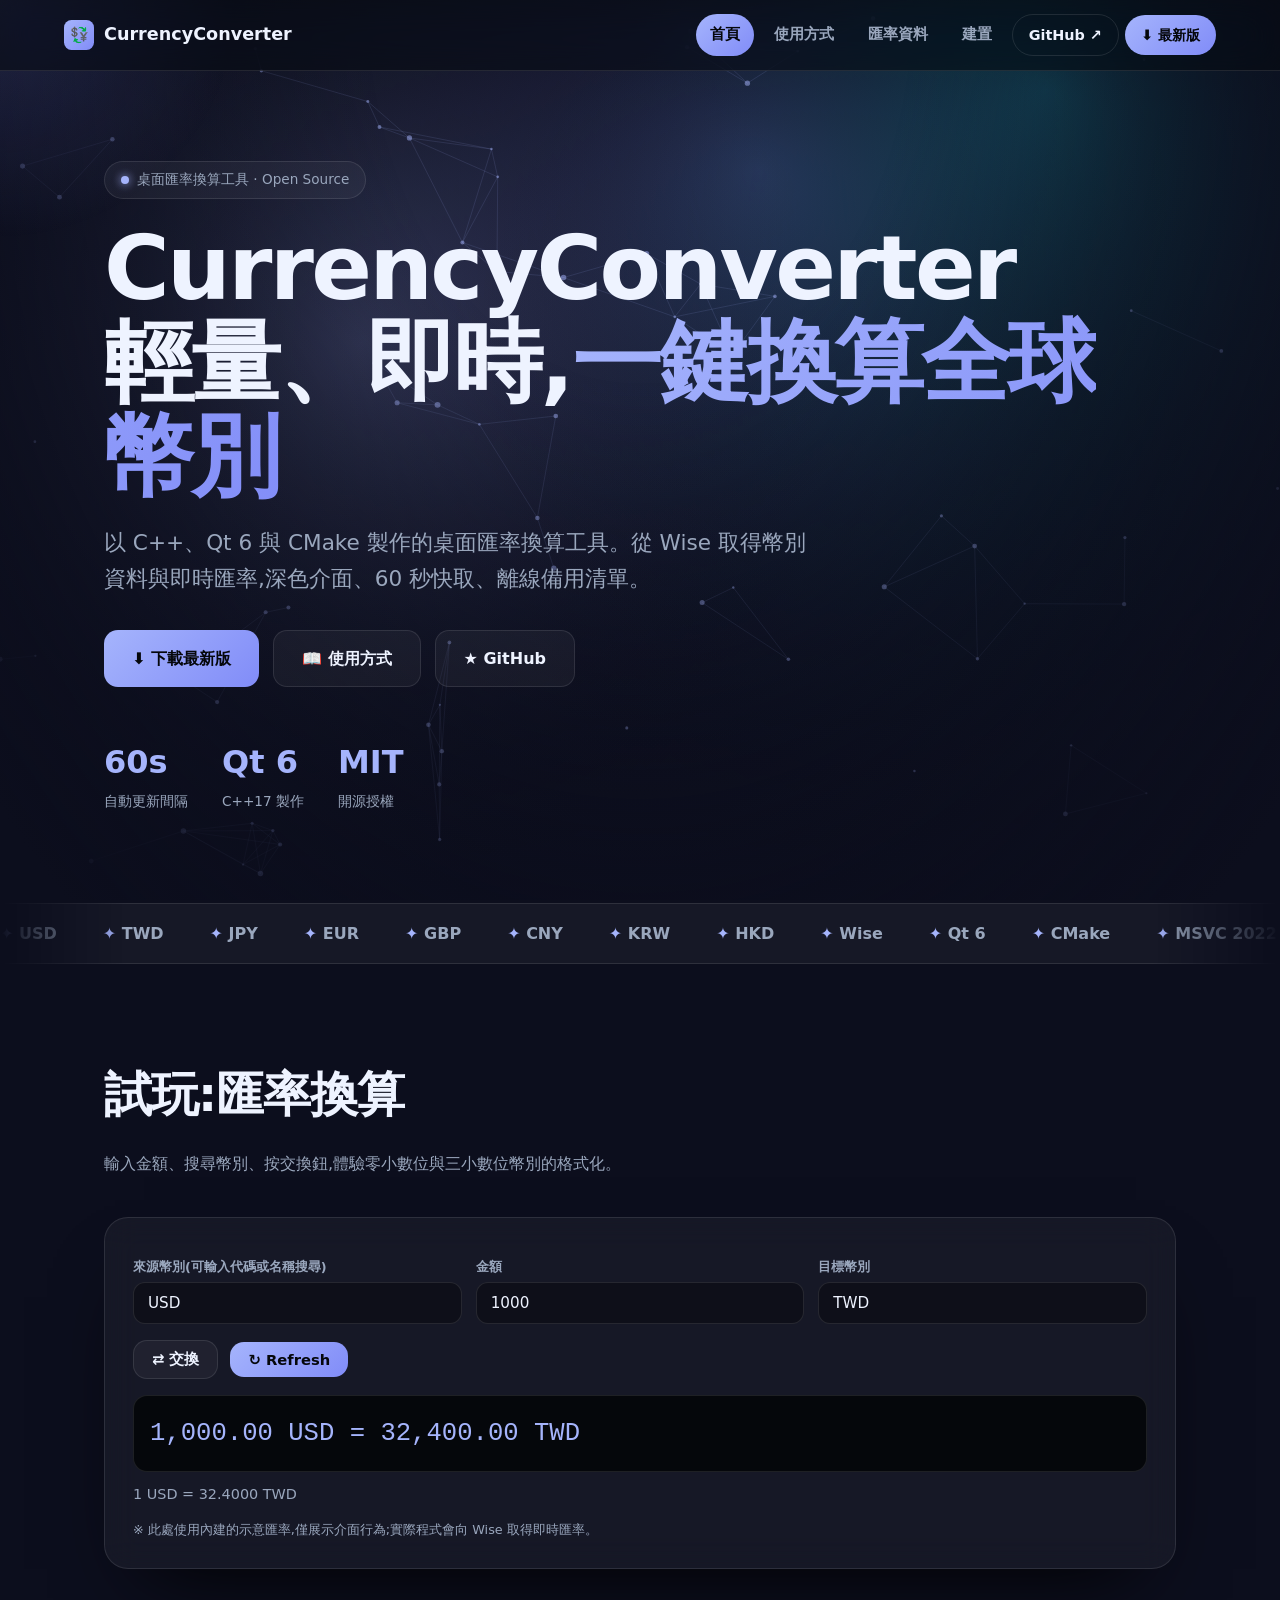
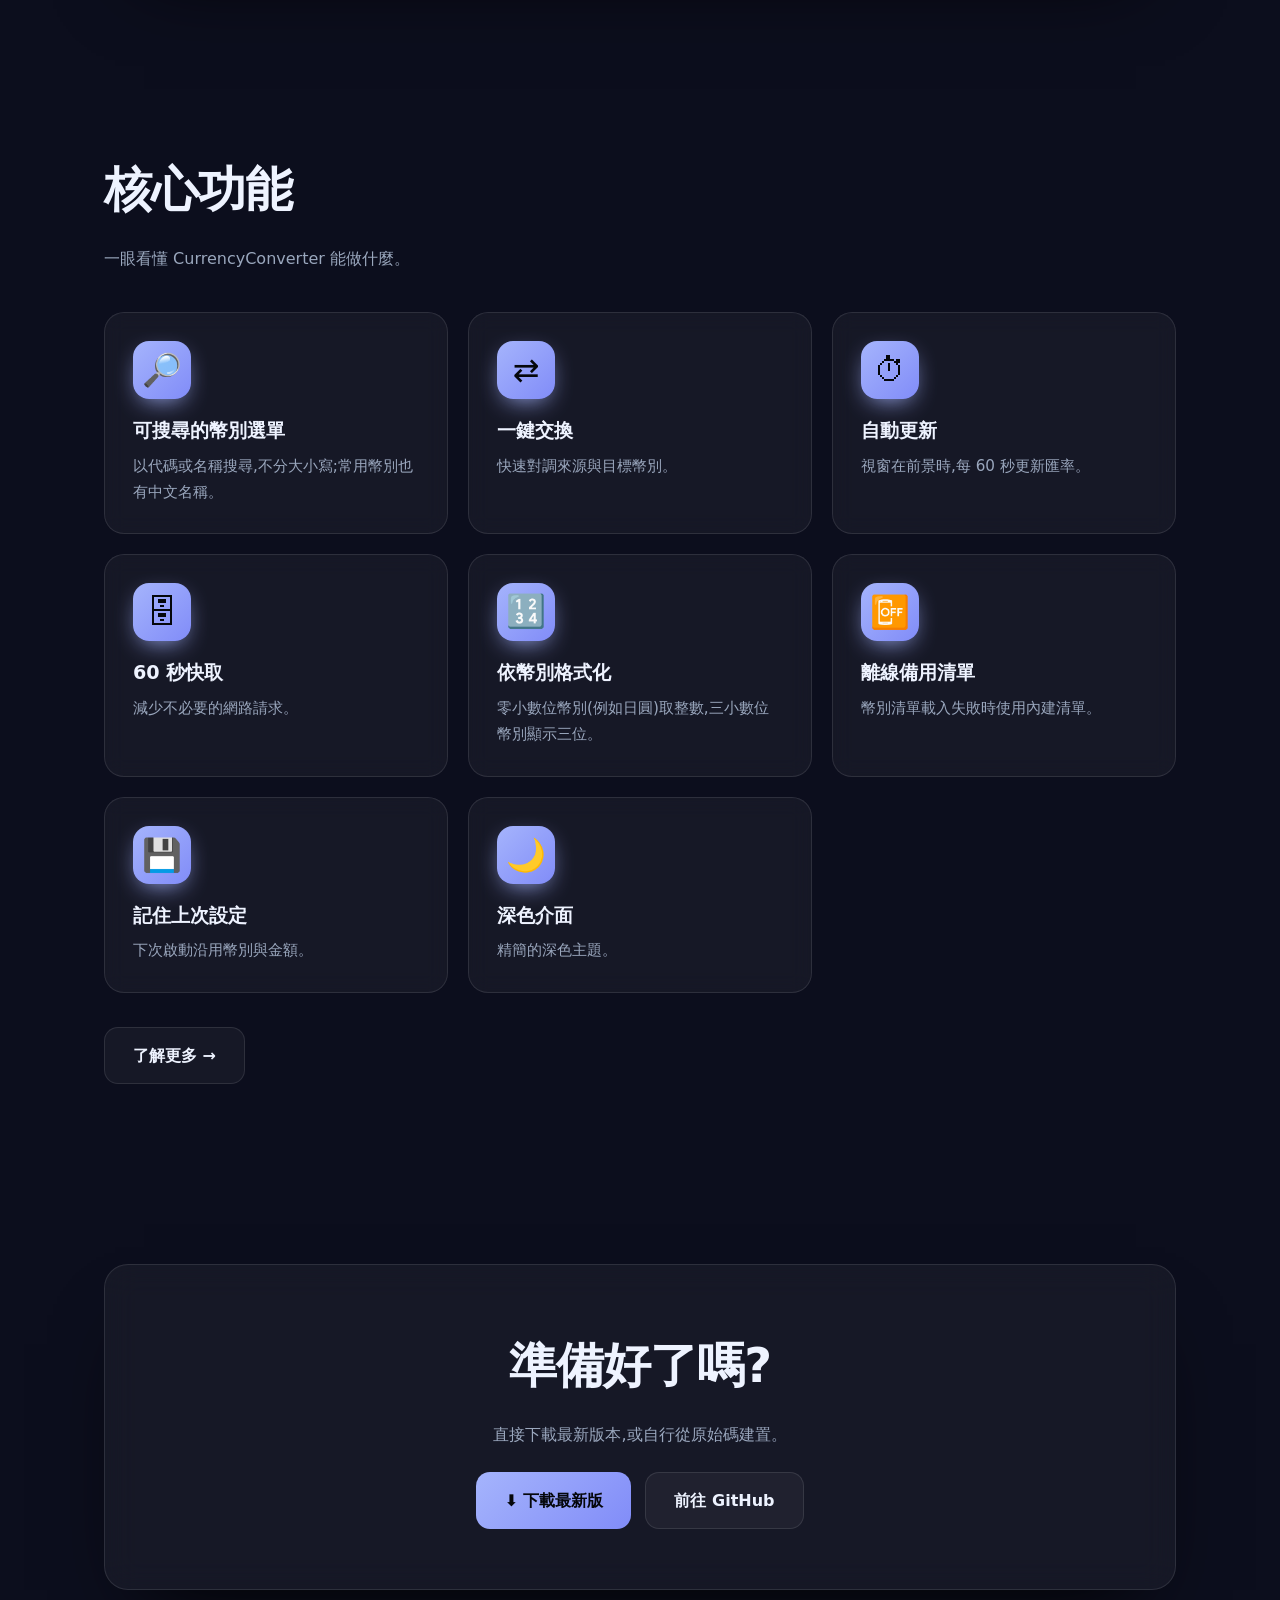
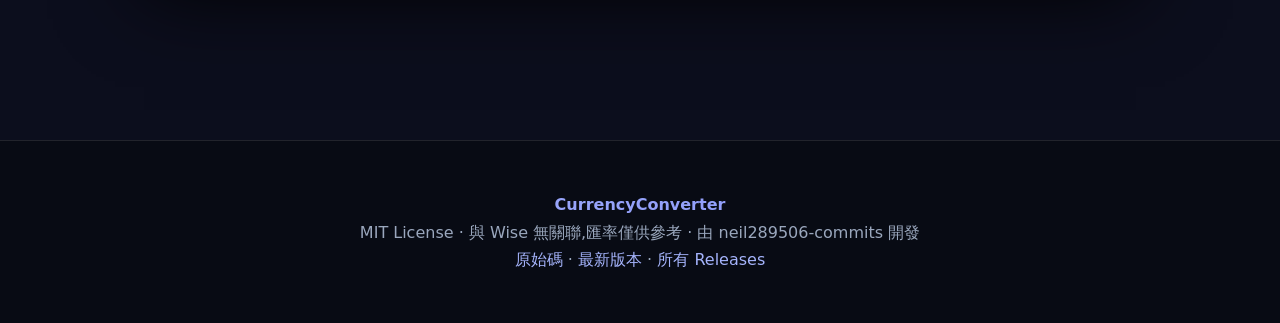
<file: docs/index.html>
<!DOCTYPE html>
<html lang="zh-Hant"><head><meta charset="utf-8"><meta name="viewport" content="width=device-width,initial-scale=1"><title>首頁 · CurrencyConverter</title><meta name="description" content="輕量桌面匯率換算工具,使用 Wise 的即時匯率,以 C++ 與 Qt 6 製作"><link rel="icon" href="assets/favicon.ico"><link rel="stylesheet" href="css/style.css"></head>
<body data-repo="neil289506-commits/CurrencyConverter"><canvas id="bg" data-mode="aurora"></canvas><div class="vignette"></div><div class="glow"></div>
<nav><a class="logo" href="index.html"><img src="assets/logo.svg" alt="">CurrencyConverter</a><a class="l on" href="index.html">首頁</a><a class="l" href="usage.html">使用方式</a><a class="l" href="rates.html">匯率資料</a><a class="l" href="build.html">建置</a><a class="gh" href="https://github.com/neil289506-commits/CurrencyConverter" target="_blank" rel="noopener">GitHub ↗</a><a class="dl" data-dl href="https://github.com/neil289506-commits/CurrencyConverter/releases/latest" target="_blank" rel="noopener">⬇ 最新版 <span class="vt" data-tag></span></a></nav>
<section class="hero"><span class="badge"><i></i>桌面匯率換算工具 · Open Source</span><h1>CurrencyConverter<br>輕量、即時,<span class="g">一鍵換算全球幣別</span></h1><p class="lead">以 C++、Qt 6 與 CMake 製作的桌面匯率換算工具。從 Wise 取得幣別資料與即時匯率,深色介面、60 秒快取、離線備用清單。</p><div class="cta"><a class="btn p" data-dl href="https://github.com/neil289506-commits/CurrencyConverter/releases/latest" target="_blank" rel="noopener">⬇ 下載最新版 <small data-tag></small></a><a class="btn" href="usage.html">📖 使用方式</a><a class="btn" href="https://github.com/neil289506-commits/CurrencyConverter" target="_blank" rel="noopener">★ GitHub</a></div><div class="stats"><div><b>60s</b><span>自動更新間隔</span></div><div><b>Qt 6</b><span>C++17 製作</span></div><div><b>MIT</b><span>開源授權</span></div></div></section>
<div class="marquee"><div><span>USD</span><span>TWD</span><span>JPY</span><span>EUR</span><span>GBP</span><span>CNY</span><span>KRW</span><span>HKD</span><span>Wise</span><span>Qt 6</span><span>CMake</span><span>MSVC 2022</span><span>USD</span><span>TWD</span><span>JPY</span><span>EUR</span><span>GBP</span><span>CNY</span><span>KRW</span><span>HKD</span><span>Wise</span><span>Qt 6</span><span>CMake</span><span>MSVC 2022</span></div></div>
<section id="try"><h2 class="reveal">試玩:匯率換算</h2><p class="sub reveal">輸入金額、搜尋幣別、按交換鈕,體驗零小數位與三小數位幣別的格式化。</p><div class="panel reveal" id="demo">
<div class="dm-grid">
 <div><label>來源幣別(可輸入代碼或名稱搜尋)</label><input id="fs" list="cl" value="USD"></div>
 <div><label>金額</label><input id="amt" type="number" value="1000" min="0"></div>
 <div><label>目標幣別</label><input id="ts" list="cl" value="TWD"></div>
</div>
<datalist id="cl"></datalist>
<div class="dm-row" style="margin:16px 0"><button class="btn s" id="sw">⇄ 交換</button><button class="btn s p" id="rf">↻ Refresh</button><span id="ts2" style="color:var(--mut);font-size:.85rem"></span></div>
<div class="out" id="res" style="font-size:1.6rem"></div>
<p id="rt" style="color:var(--mut);margin-top:10px;font-size:.9rem"></p>
<p class="legal" style="color:var(--mut)">※ 此處使用內建的示意匯率,僅展示介面行為;實際程式會向 Wise 取得即時匯率。</p>
</div></section>
<section><h2 class="reveal">核心功能</h2><p class="sub reveal">一眼看懂 CurrencyConverter 能做什麼。</p><div class="grid"><div class="card reveal"><div class="ic">🔎</div><h3>可搜尋的幣別選單</h3><p>以代碼或名稱搜尋,不分大小寫;常用幣別也有中文名稱。</p></div><div class="card reveal"><div class="ic">⇄</div><h3>一鍵交換</h3><p>快速對調來源與目標幣別。</p></div><div class="card reveal"><div class="ic">⏱</div><h3>自動更新</h3><p>視窗在前景時,每 60 秒更新匯率。</p></div><div class="card reveal"><div class="ic">🗄</div><h3>60 秒快取</h3><p>減少不必要的網路請求。</p></div><div class="card reveal"><div class="ic">🔢</div><h3>依幣別格式化</h3><p>零小數位幣別(例如日圓)取整數,三小數位幣別顯示三位。</p></div><div class="card reveal"><div class="ic">📴</div><h3>離線備用清單</h3><p>幣別清單載入失敗時使用內建清單。</p></div><div class="card reveal"><div class="ic">💾</div><h3>記住上次設定</h3><p>下次啟動沿用幣別與金額。</p></div><div class="card reveal"><div class="ic">🌙</div><h3>深色介面</h3><p>精簡的深色主題。</p></div></div><div class="cta" style="margin-top:34px"><a class="btn" href="usage.html">了解更多 →</a></div></section>
<section><div class="panel reveal" style="text-align:center;padding:60px 28px"><h2>準備好了嗎?</h2><p class="sub" style="margin:0 auto 24px">直接下載最新版本,或自行從原始碼建置。</p><div class="cta" style="justify-content:center"><a class="btn p" data-dl href="https://github.com/neil289506-commits/CurrencyConverter/releases/latest" target="_blank" rel="noopener">⬇ 下載最新版 <small data-tag></small></a><a class="btn" href="https://github.com/neil289506-commits/CurrencyConverter" target="_blank" rel="noopener">前往 GitHub</a></div></div></section>
<footer><div class="g">CurrencyConverter</div><p>MIT License · 與 Wise 無關聯,匯率僅供參考 · 由 neil289506-commits 開發</p><p><a href="https://github.com/neil289506-commits/CurrencyConverter" target="_blank" rel="noopener">原始碼</a> · <a href="https://github.com/neil289506-commits/CurrencyConverter/releases/latest" target="_blank" rel="noopener">最新版本</a> · <a href="https://github.com/neil289506-commits/CurrencyConverter/releases" target="_blank" rel="noopener">所有 Releases</a></p></footer>
<script src="js/fx.js"></script><script src="js/demo.js"></script></body></html>
</file>
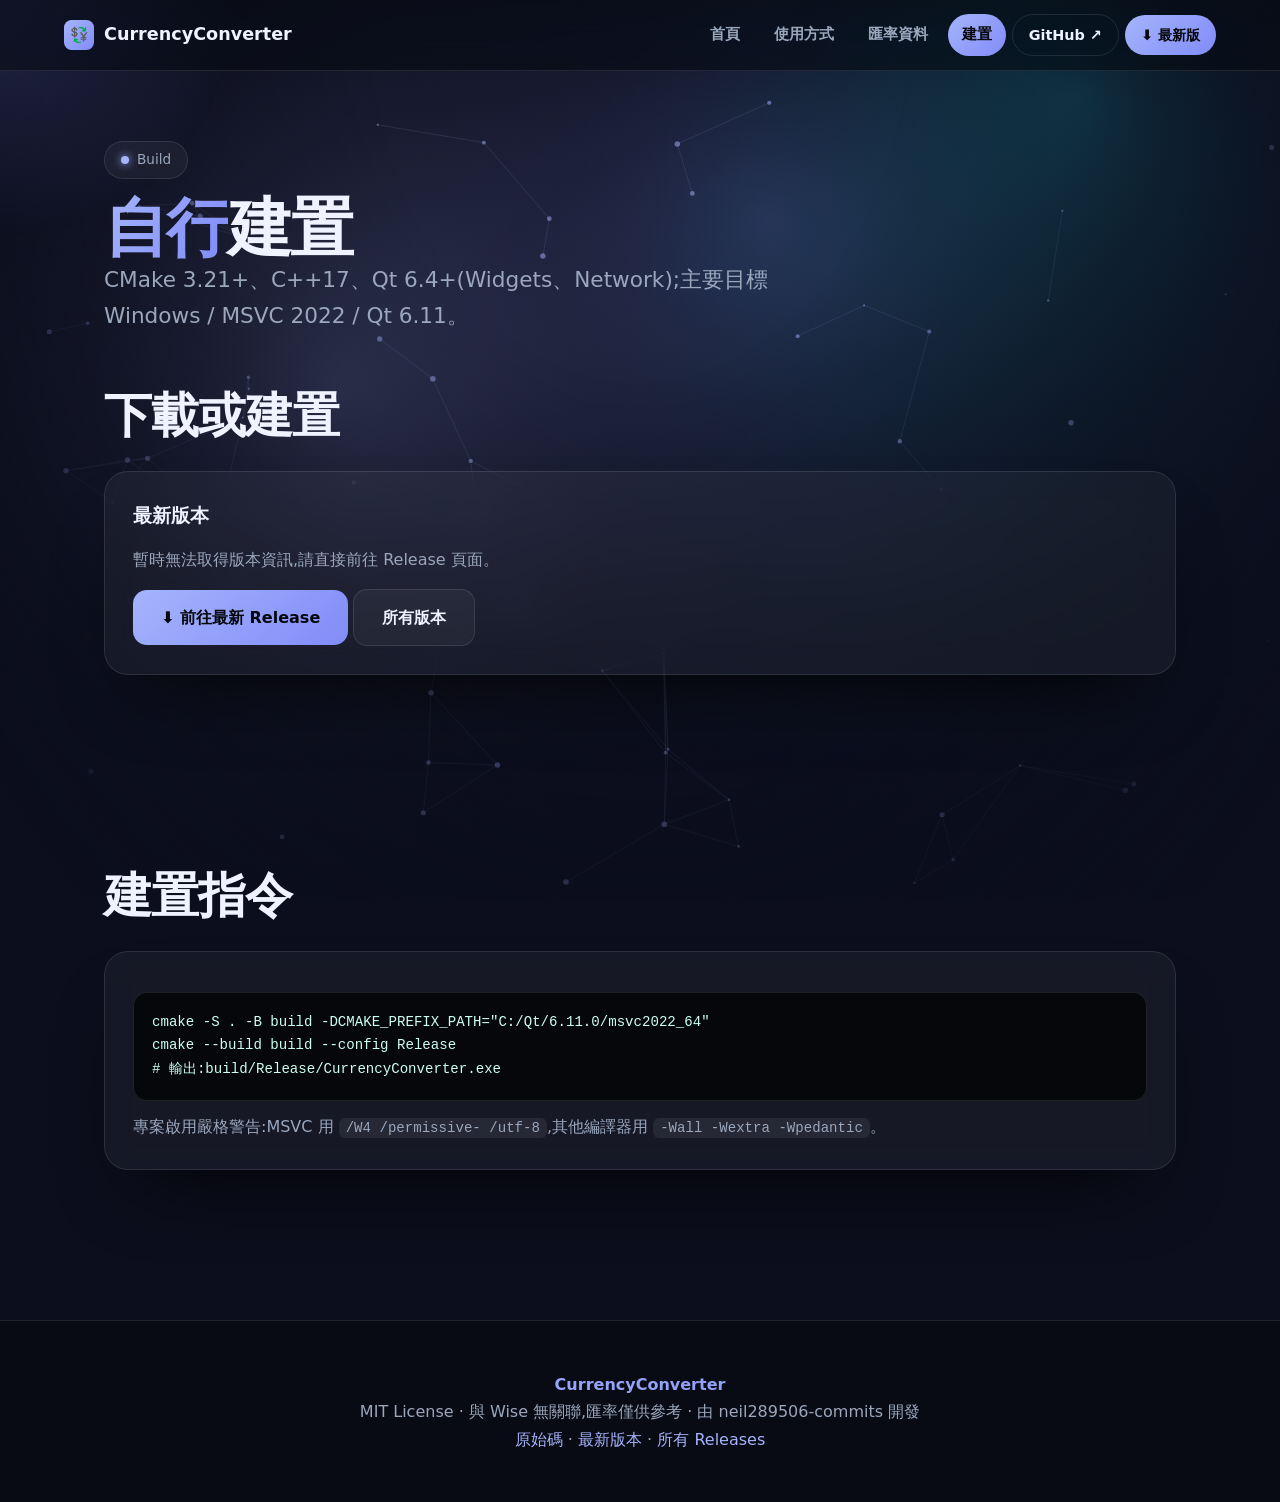
<file: docs/build.html>
<!DOCTYPE html>
<html lang="zh-Hant"><head><meta charset="utf-8"><meta name="viewport" content="width=device-width,initial-scale=1"><title>建置 · CurrencyConverter</title><meta name="description" content="輕量桌面匯率換算工具,使用 Wise 的即時匯率,以 C++ 與 Qt 6 製作"><link rel="icon" href="assets/favicon.ico"><link rel="stylesheet" href="css/style.css"></head>
<body data-repo="neil289506-commits/CurrencyConverter"><canvas id="bg" data-mode="aurora"></canvas><div class="vignette"></div><div class="glow"></div>
<nav><a class="logo" href="index.html"><img src="assets/logo.svg" alt="">CurrencyConverter</a><a class="l" href="index.html">首頁</a><a class="l" href="usage.html">使用方式</a><a class="l" href="rates.html">匯率資料</a><a class="l on" href="build.html">建置</a><a class="gh" href="https://github.com/neil289506-commits/CurrencyConverter" target="_blank" rel="noopener">GitHub ↗</a><a class="dl" data-dl href="https://github.com/neil289506-commits/CurrencyConverter/releases/latest" target="_blank" rel="noopener">⬇ 最新版 <span class="vt" data-tag></span></a></nav>
<section class="page-h"><span class="badge"><i></i>Build</span><h1 style="font-size:clamp(2.2rem,5vw,4rem);margin-top:16px"><span class="g">自行</span>建置</h1><p class="lead">CMake 3.21+、C++17、Qt 6.4+(Widgets、Network);主要目標 Windows / MSVC 2022 / Qt 6.11。</p></section>
<section style=padding-top:20px><h2 class="reveal">下載或建置</h2><div class="panel reveal" id="rel"><h3>最新版本 <span class="tag vt" data-tag></span></h3><p style="margin-bottom:14px"><span data-date></span></p><div class="cta" data-assets style="margin:0 0 16px"></div><a class="btn p" data-dl href="https://github.com/neil289506-commits/CurrencyConverter/releases/latest" target="_blank" rel="noopener">⬇ 前往最新 Release</a> <a class="btn" href="https://github.com/neil289506-commits/CurrencyConverter/releases" target="_blank" rel="noopener">所有版本</a></div></section><section><h2 class="reveal">建置指令</h2><div class="panel reveal"><pre>cmake -S . -B build -DCMAKE_PREFIX_PATH="C:/Qt/6.11.0/msvc2022_64"
cmake --build build --config Release
# 輸出:build/Release/CurrencyConverter.exe</pre><p>專案啟用嚴格警告:MSVC 用 <code>/W4 /permissive- /utf-8</code>,其他編譯器用 <code>-Wall -Wextra -Wpedantic</code>。</p></div></section>
<footer><div class="g">CurrencyConverter</div><p>MIT License · 與 Wise 無關聯,匯率僅供參考 · 由 neil289506-commits 開發</p><p><a href="https://github.com/neil289506-commits/CurrencyConverter" target="_blank" rel="noopener">原始碼</a> · <a href="https://github.com/neil289506-commits/CurrencyConverter/releases/latest" target="_blank" rel="noopener">最新版本</a> · <a href="https://github.com/neil289506-commits/CurrencyConverter/releases" target="_blank" rel="noopener">所有 Releases</a></p></footer>
<script src="js/fx.js"></script></body></html>
</file>
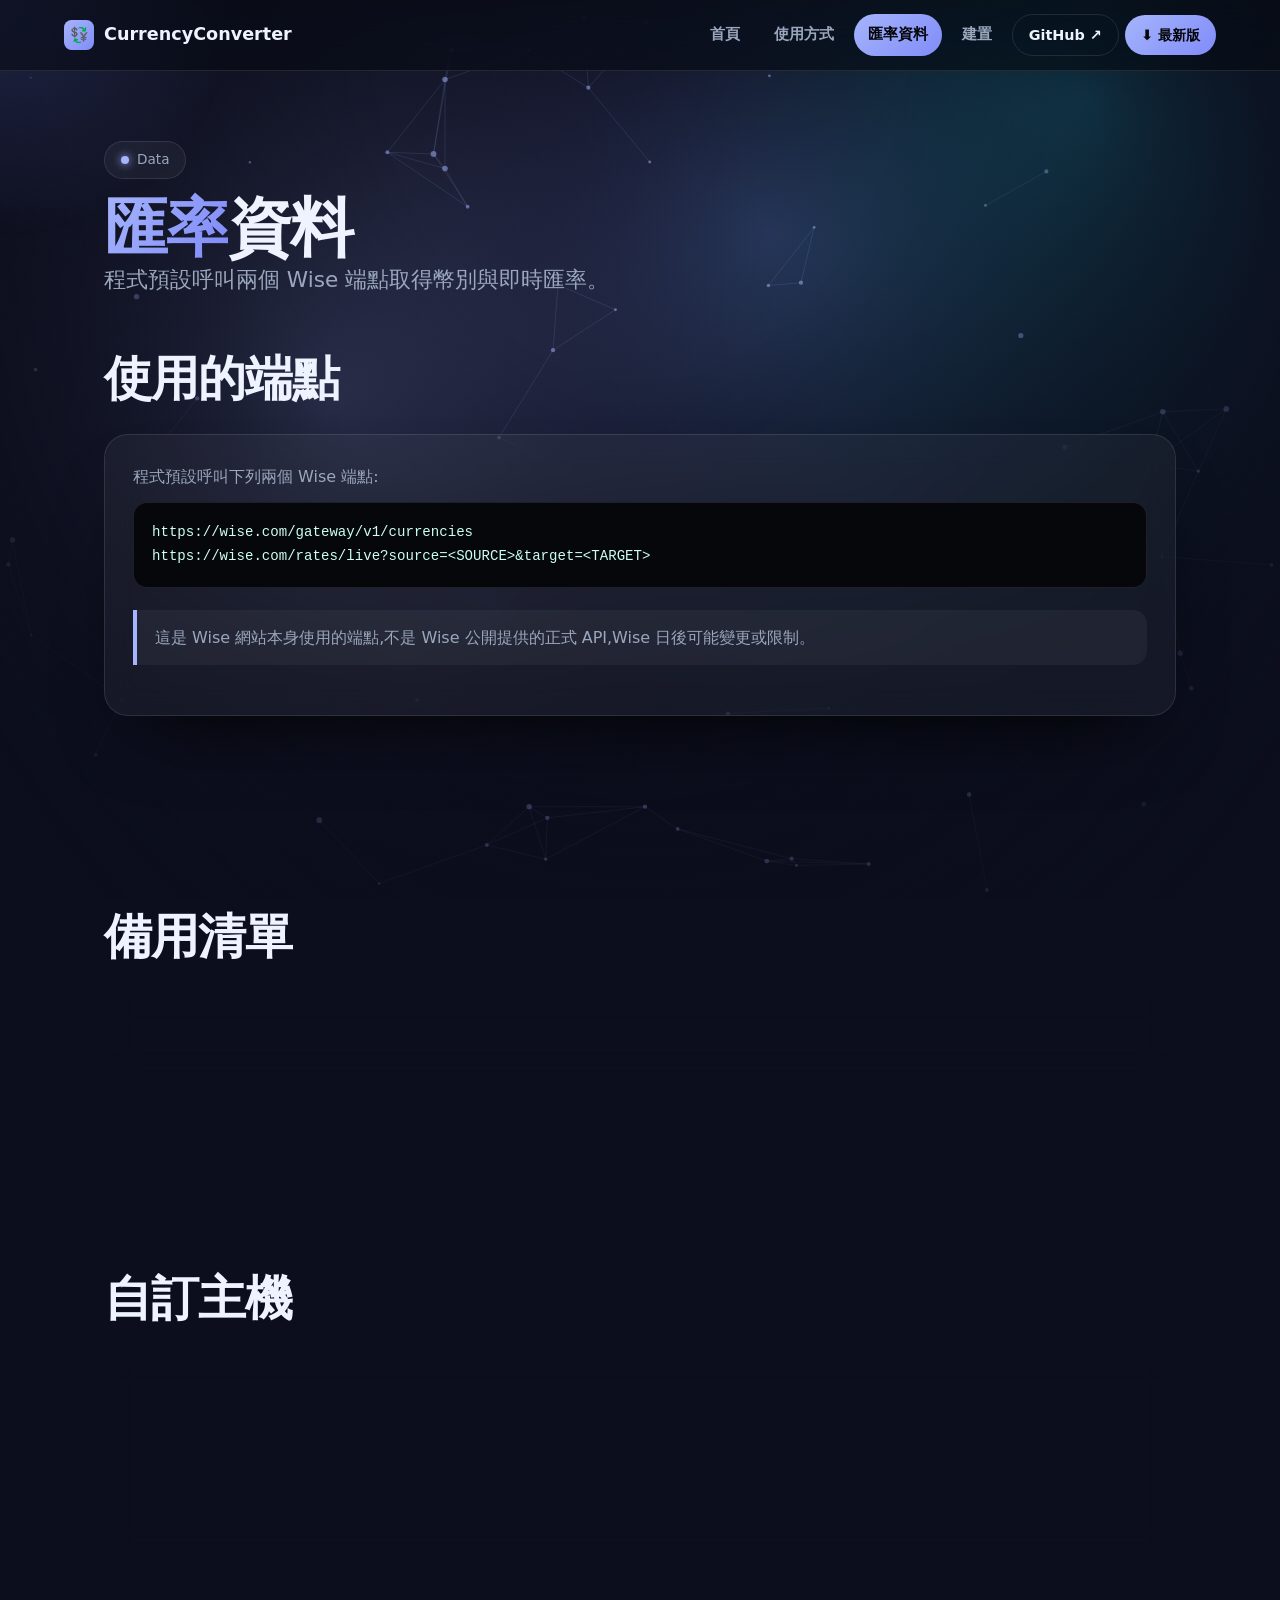
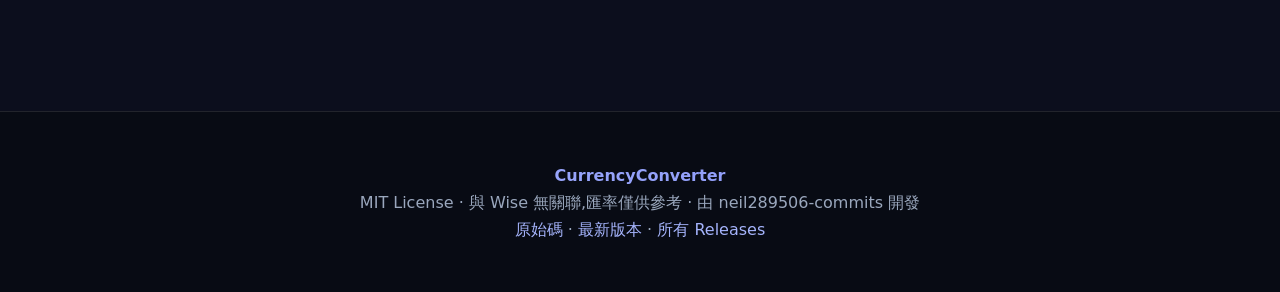
<file: docs/rates.html>
<!DOCTYPE html>
<html lang="zh-Hant"><head><meta charset="utf-8"><meta name="viewport" content="width=device-width,initial-scale=1"><title>匯率資料 · CurrencyConverter</title><meta name="description" content="輕量桌面匯率換算工具,使用 Wise 的即時匯率,以 C++ 與 Qt 6 製作"><link rel="icon" href="assets/favicon.ico"><link rel="stylesheet" href="css/style.css"></head>
<body data-repo="neil289506-commits/CurrencyConverter"><canvas id="bg" data-mode="aurora"></canvas><div class="vignette"></div><div class="glow"></div>
<nav><a class="logo" href="index.html"><img src="assets/logo.svg" alt="">CurrencyConverter</a><a class="l" href="index.html">首頁</a><a class="l" href="usage.html">使用方式</a><a class="l on" href="rates.html">匯率資料</a><a class="l" href="build.html">建置</a><a class="gh" href="https://github.com/neil289506-commits/CurrencyConverter" target="_blank" rel="noopener">GitHub ↗</a><a class="dl" data-dl href="https://github.com/neil289506-commits/CurrencyConverter/releases/latest" target="_blank" rel="noopener">⬇ 最新版 <span class="vt" data-tag></span></a></nav>
<section class="page-h"><span class="badge"><i></i>Data</span><h1 style="font-size:clamp(2.2rem,5vw,4rem);margin-top:16px"><span class="g">匯率</span>資料</h1><p class="lead">程式預設呼叫兩個 Wise 端點取得幣別與即時匯率。</p></section>
<section style=padding-top:20px><h2 class="reveal">使用的端點</h2><div class="panel reveal"><p>程式預設呼叫下列兩個 Wise 端點:</p><pre>https://wise.com/gateway/v1/currencies
https://wise.com/rates/live?source=&lt;SOURCE&gt;&amp;target=&lt;TARGET&gt;</pre><div class="note reveal">這是 Wise 網站本身使用的端點,不是 Wise 公開提供的正式 API,Wise 日後可能變更或限制。</div></div></section><section><h2 class="reveal">備用清單</h2><div class="panel reveal"><p>幣別清單請求失敗或無法解析時,改用 <code>src/FallbackCurrencies.h</code> 內建的清單。即時匯率仍需要連線到 Wise。</p></div></section><section><h2 class="reveal">自訂主機</h2><div class="panel reveal"><p>開發或測試時可用環境變數 <code>WISE_BASE_URL</code> 改變主機;該主機需提供相容的 <code>/gateway/v1/currencies</code> 與 <code>/rates/live</code>。</p><pre># PowerShell
$env:WISE_BASE_URL = "https://example.test"
.\build\Release\CurrencyConverter.exe</pre></div></section>
<footer><div class="g">CurrencyConverter</div><p>MIT License · 與 Wise 無關聯,匯率僅供參考 · 由 neil289506-commits 開發</p><p><a href="https://github.com/neil289506-commits/CurrencyConverter" target="_blank" rel="noopener">原始碼</a> · <a href="https://github.com/neil289506-commits/CurrencyConverter/releases/latest" target="_blank" rel="noopener">最新版本</a> · <a href="https://github.com/neil289506-commits/CurrencyConverter/releases" target="_blank" rel="noopener">所有 Releases</a></p></footer>
<script src="js/fx.js"></script></body></html>
</file>
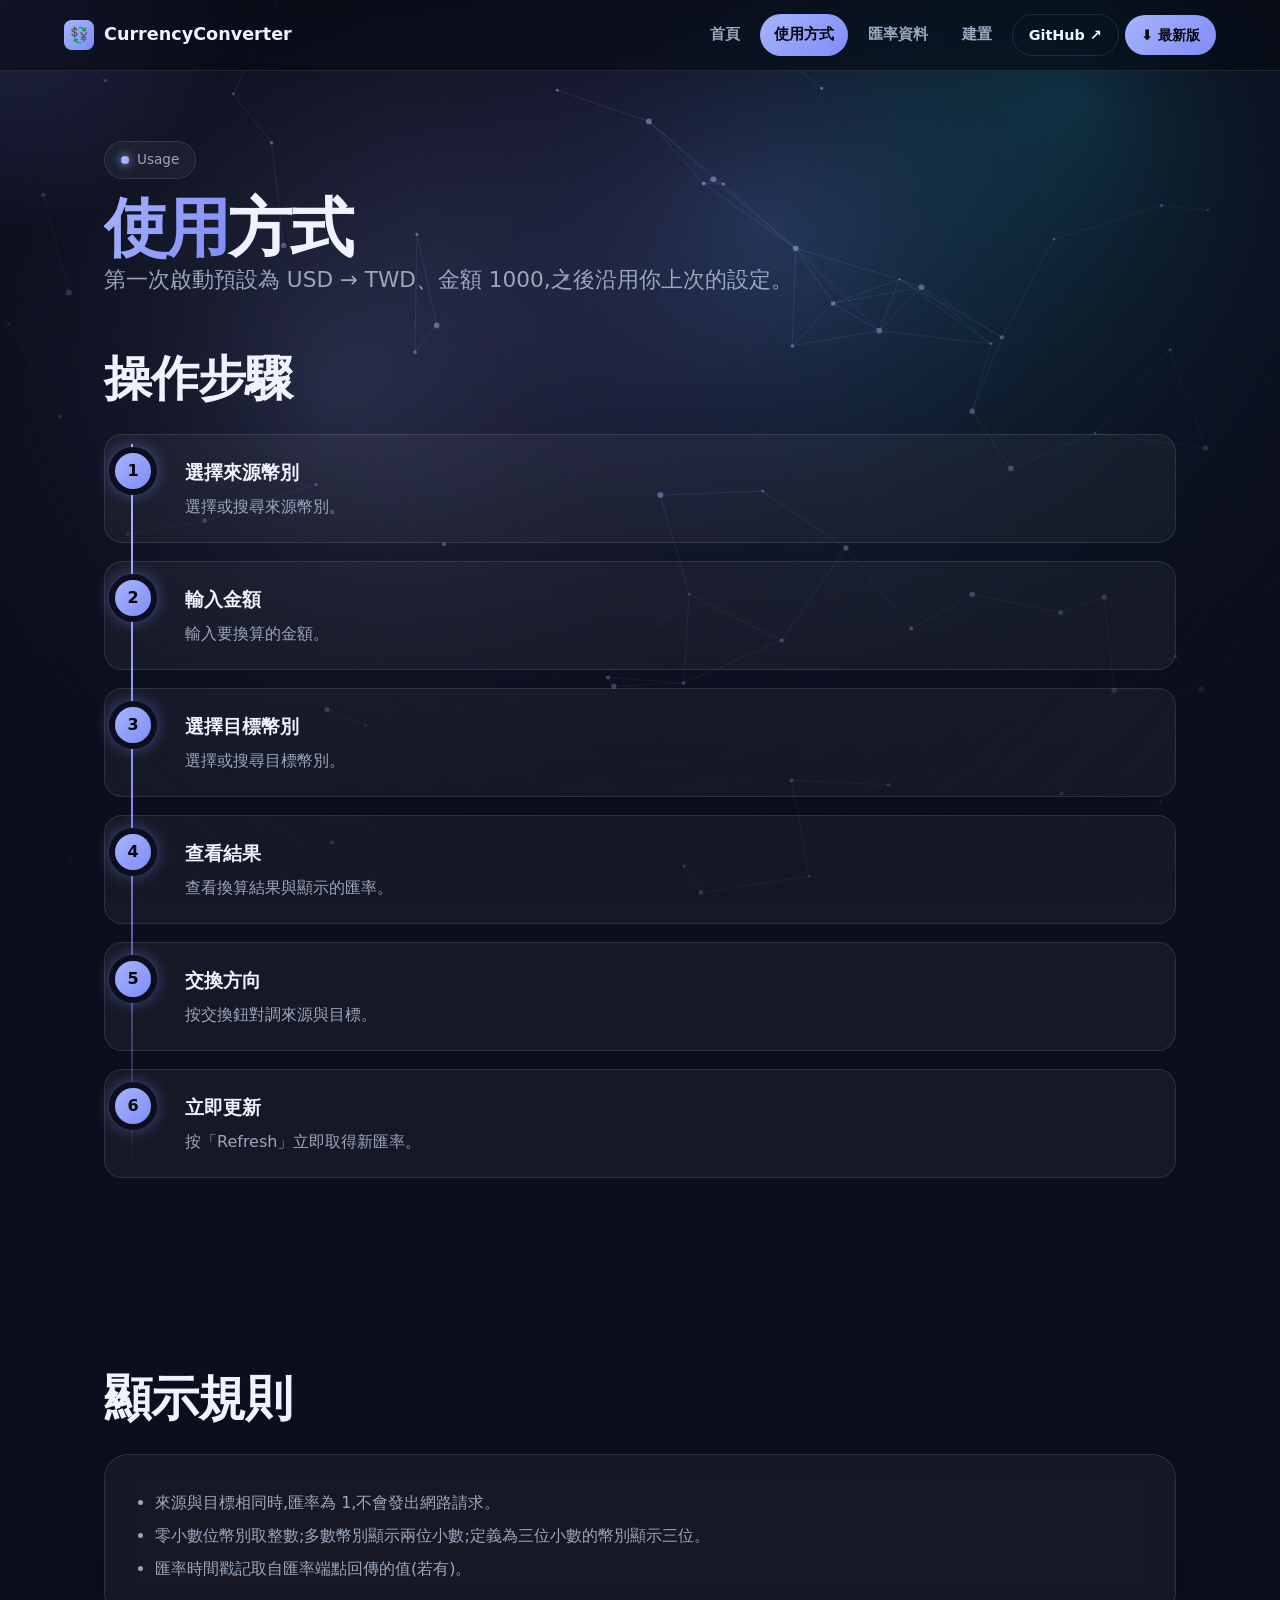
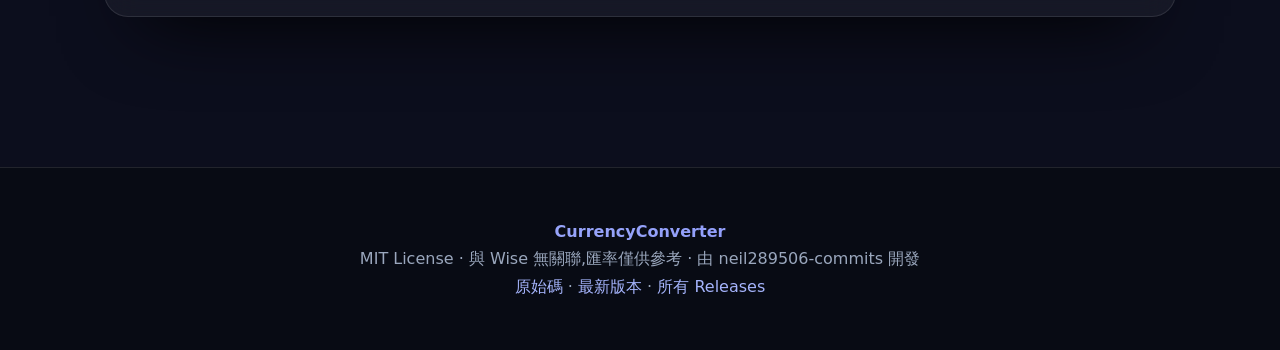
<file: docs/usage.html>
<!DOCTYPE html>
<html lang="zh-Hant"><head><meta charset="utf-8"><meta name="viewport" content="width=device-width,initial-scale=1"><title>使用方式 · CurrencyConverter</title><meta name="description" content="輕量桌面匯率換算工具,使用 Wise 的即時匯率,以 C++ 與 Qt 6 製作"><link rel="icon" href="assets/favicon.ico"><link rel="stylesheet" href="css/style.css"></head>
<body data-repo="neil289506-commits/CurrencyConverter"><canvas id="bg" data-mode="aurora"></canvas><div class="vignette"></div><div class="glow"></div>
<nav><a class="logo" href="index.html"><img src="assets/logo.svg" alt="">CurrencyConverter</a><a class="l" href="index.html">首頁</a><a class="l on" href="usage.html">使用方式</a><a class="l" href="rates.html">匯率資料</a><a class="l" href="build.html">建置</a><a class="gh" href="https://github.com/neil289506-commits/CurrencyConverter" target="_blank" rel="noopener">GitHub ↗</a><a class="dl" data-dl href="https://github.com/neil289506-commits/CurrencyConverter/releases/latest" target="_blank" rel="noopener">⬇ 最新版 <span class="vt" data-tag></span></a></nav>
<section class="page-h"><span class="badge"><i></i>Usage</span><h1 style="font-size:clamp(2.2rem,5vw,4rem);margin-top:16px"><span class="g">使用</span>方式</h1><p class="lead">第一次啟動預設為 USD → TWD、金額 1000,之後沿用你上次的設定。</p></section>
<section style=padding-top:20px><h2 class="reveal">操作步驟</h2><div class="steps"><div class="step reveal"><h3>選擇來源幣別</h3><p>選擇或搜尋來源幣別。</p></div><div class="step reveal"><h3>輸入金額</h3><p>輸入要換算的金額。</p></div><div class="step reveal"><h3>選擇目標幣別</h3><p>選擇或搜尋目標幣別。</p></div><div class="step reveal"><h3>查看結果</h3><p>查看換算結果與顯示的匯率。</p></div><div class="step reveal"><h3>交換方向</h3><p>按交換鈕對調來源與目標。</p></div><div class="step reveal"><h3>立即更新</h3><p>按「Refresh」立即取得新匯率。</p></div></div></section><section><h2 class="reveal">顯示規則</h2><div class="panel reveal"><ul><li>來源與目標相同時,匯率為 1,不會發出網路請求。</li><li>零小數位幣別取整數;多數幣別顯示兩位小數;定義為三位小數的幣別顯示三位。</li><li>匯率時間戳記取自匯率端點回傳的值(若有)。</li></ul></div></section>
<footer><div class="g">CurrencyConverter</div><p>MIT License · 與 Wise 無關聯,匯率僅供參考 · 由 neil289506-commits 開發</p><p><a href="https://github.com/neil289506-commits/CurrencyConverter" target="_blank" rel="noopener">原始碼</a> · <a href="https://github.com/neil289506-commits/CurrencyConverter/releases/latest" target="_blank" rel="noopener">最新版本</a> · <a href="https://github.com/neil289506-commits/CurrencyConverter/releases" target="_blank" rel="noopener">所有 Releases</a></p></footer>
<script src="js/fx.js"></script></body></html>
</file>
<file: docs/css/style.css>
:root{--a:#a5b4fc;--a2:#818cf8;--a3:#22d3ee;--bg:#0c0e1d;--fg:#eef3ff;--mut:#9aa7bd;--card:rgba(255,255,255,.045);--line:rgba(255,255,255,.1);--navbg:rgba(8,10,16,.6);--font:'Segoe UI Variable','Segoe UI','Microsoft JhengHei UI','Noto Sans TC',system-ui,sans-serif}
*{box-sizing:border-box;margin:0;padding:0}
html{scroll-behavior:smooth}
body{background:var(--bg);color:var(--fg);font-family:var(--font);line-height:1.7;overflow-x:hidden;min-height:100vh}
a{color:var(--a);text-decoration:none}
::selection{background:var(--a);color:#000}
#bg{position:fixed;inset:0;z-index:-2;width:100%;height:100%}
.vignette{position:fixed;inset:0;z-index:-1;pointer-events:none;background:radial-gradient(ellipse at 50% 0%,transparent 30%,var(--bg) 95%)}
.glow{position:fixed;width:520px;height:520px;border-radius:50%;pointer-events:none;z-index:-1;background:radial-gradient(circle,var(--a2) 0%,transparent 65%);opacity:.18;transform:translate(-50%,-50%);transition:opacity .3s}
nav{position:sticky;top:0;z-index:50;display:flex;align-items:center;gap:6px;padding:14px 5vw;backdrop-filter:blur(18px) saturate(1.4);background:var(--navbg);border-bottom:1px solid var(--line)}
nav .logo{display:flex;align-items:center;gap:10px;font-weight:800;font-size:1.1rem;color:var(--fg);margin-right:auto}
nav .logo img{width:30px;height:30px}
nav a.l{padding:8px 14px;border-radius:999px;color:var(--mut);font-weight:600;font-size:.95rem;transition:.25s}
nav a.l:hover{color:var(--fg);background:var(--card)}
nav a.l.on{color:#000;background:linear-gradient(135deg,var(--a),var(--a2))}
nav a.gh{border:1px solid var(--line);padding:8px 16px;border-radius:999px;color:var(--fg);font-weight:700;font-size:.9rem}
nav a.gh:hover{border-color:var(--a);box-shadow:0 0 18px var(--a2)}
section{padding:90px 5vw;max-width:1200px;margin:auto;position:relative}
.hero{min-height:88vh;display:flex;flex-direction:column;justify-content:center;align-items:flex-start;gap:22px}
.badge{display:inline-flex;gap:8px;align-items:center;padding:6px 16px;border:1px solid var(--line);border-radius:999px;background:var(--card);font-size:.85rem;color:var(--mut)}
.badge i{width:8px;height:8px;border-radius:50%;background:var(--a);box-shadow:0 0 10px var(--a);animation:pulse 1.6s infinite}
@keyframes pulse{50%{transform:scale(1.7);opacity:.5}}
h1{font-size:clamp(2.6rem,7vw,5.6rem);line-height:1.05;font-weight:900;letter-spacing:-.03em}
h1 .g,.g{background:linear-gradient(120deg,var(--a),var(--a2),var(--a3,var(--a)));background-size:220% 100%;-webkit-background-clip:text;background-clip:text;color:transparent;animation:shift 6s linear infinite}
@keyframes shift{to{background-position:220% 0}}
h2{font-size:clamp(1.8rem,4vw,3rem);font-weight:850;letter-spacing:-.02em;margin-bottom:14px}
.lead{font-size:clamp(1.05rem,2vw,1.35rem);color:var(--mut);max-width:720px}
.sub{color:var(--mut);max-width:640px;margin-bottom:40px}
.cta{display:flex;gap:14px;flex-wrap:wrap;margin-top:10px}
.btn{position:relative;display:inline-flex;align-items:center;gap:8px;padding:14px 28px;border-radius:14px;font-weight:800;border:1px solid var(--line);color:var(--fg);background:var(--card);cursor:pointer;font-size:1rem;font-family:inherit;overflow:hidden;transition:.25s}
.btn:hover{transform:translateY(-3px);border-color:var(--a);box-shadow:0 10px 30px -8px var(--a2)}
.btn.p{background:linear-gradient(135deg,var(--a),var(--a2));color:#000;border:none}
.btn.p:hover{box-shadow:0 14px 40px -6px var(--a)}
.btn::after{content:"";position:absolute;inset:0;background:linear-gradient(110deg,transparent 30%,rgba(255,255,255,.35) 50%,transparent 70%);transform:translateX(-120%)}
.btn:hover::after{transform:translateX(120%);transition:transform .7s}
.stats{display:flex;gap:34px;flex-wrap:wrap;margin-top:26px}
.stats div{display:flex;flex-direction:column}.stats b{font-size:2rem;font-weight:900;color:var(--a)}.stats span{color:var(--mut);font-size:.85rem}
.grid{display:grid;grid-template-columns:repeat(auto-fit,minmax(260px,1fr));gap:20px}
.card{position:relative;padding:28px;border-radius:20px;background:var(--card);border:1px solid var(--line);backdrop-filter:blur(10px);transition:transform .25s,border-color .25s,box-shadow .25s;transform-style:preserve-3d;overflow:hidden}
.card::before{content:"";position:absolute;inset:0;background:radial-gradient(400px circle at var(--mx,50%) var(--my,0%),var(--a2),transparent 45%);opacity:0;transition:.3s;mix-blend-mode:screen}
.card:hover{border-color:var(--a);box-shadow:0 20px 50px -20px var(--a2)}.card:hover::before{opacity:.22}
.card .ic{font-size:2rem;width:58px;height:58px;display:grid;place-items:center;border-radius:16px;background:linear-gradient(135deg,var(--a),var(--a2));margin-bottom:16px;color:#000;box-shadow:0 8px 24px -8px var(--a)}
.card h3{font-size:1.2rem;margin-bottom:6px}.card p{color:var(--mut);font-size:.95rem}
.reveal{opacity:0;transform:translateY(40px) scale(.97);transition:opacity .8s cubic-bezier(.2,.8,.2,1),transform .8s cubic-bezier(.2,.8,.2,1)}
.reveal.in{opacity:1;transform:none}
.marquee{overflow:hidden;border-block:1px solid var(--line);padding:16px 0;background:var(--card);mask-image:linear-gradient(90deg,transparent,#000 10%,#000 90%,transparent)}
.marquee div{display:flex;gap:46px;width:max-content;animation:mq 30s linear infinite;color:var(--mut);font-weight:700;white-space:nowrap}
.marquee span::before{content:"✦ ";color:var(--a)}
@keyframes mq{to{transform:translateX(-50%)}}
.panel{border-radius:24px;border:1px solid var(--line);background:var(--card);backdrop-filter:blur(16px);padding:28px;box-shadow:0 40px 80px -40px #000}
.steps{counter-reset:s;display:grid;gap:18px;position:relative}
.steps::before{content:"";position:absolute;left:27px;top:10px;bottom:10px;width:2px;background:linear-gradient(var(--a),var(--a2),transparent)}
.step{position:relative;padding:22px 24px 22px 80px;border-radius:18px;background:var(--card);border:1px solid var(--line)}
.step::before{counter-increment:s;content:counter(s);position:absolute;left:10px;top:18px;width:36px;height:36px;border-radius:50%;display:grid;place-items:center;font-weight:900;color:#000;background:linear-gradient(135deg,var(--a),var(--a2));box-shadow:0 0 0 6px var(--bg),0 0 20px var(--a2)}
.step h3{margin-bottom:4px}.step p,.step li{color:var(--mut)}.step ul{padding-left:18px;margin-top:6px}
pre,code{font-family:"JetBrains Mono",Consolas,monospace}
pre{background:#05070b;border:1px solid var(--line);border-radius:14px;padding:18px;overflow:auto;font-size:.88rem;color:#cfe;margin-top:12px}
code{background:rgba(255,255,255,.07);padding:2px 7px;border-radius:6px;font-size:.88em}
table{width:100%;border-collapse:collapse;margin-top:8px}th,td{padding:12px 14px;text-align:left;border-bottom:1px solid var(--line)}th{color:var(--a);font-size:.85rem;text-transform:uppercase;letter-spacing:.08em}td{color:var(--mut)}
details{border:1px solid var(--line);border-radius:14px;background:var(--card);padding:16px 20px;margin-bottom:12px}summary{cursor:pointer;font-weight:700}details[open] summary{color:var(--a);margin-bottom:8px}details p{color:var(--mut)}
select,input,textarea{width:100%;background:rgba(0,0,0,.35);border:1px solid var(--line);color:var(--fg);padding:11px 14px;border-radius:12px;font-family:inherit;font-size:.95rem}
select:focus,input:focus{outline:none;border-color:var(--a);box-shadow:0 0 0 3px var(--a2)}
label{display:block;font-size:.8rem;color:var(--mut);margin:10px 0 4px;font-weight:700}
.row{display:grid;grid-template-columns:repeat(auto-fit,minmax(200px,1fr));gap:14px}
.page-h{padding-top:70px;padding-bottom:20px}
footer{padding:50px 5vw;text-align:center;color:var(--mut);border-top:1px solid var(--line);margin-top:60px;background:var(--navbg)}
footer .g{font-weight:800}
.toast{position:fixed;bottom:30px;left:50%;transform:translate(-50%,120px);background:var(--card);border:1px solid var(--a);padding:12px 22px;border-radius:14px;backdrop-filter:blur(16px);transition:.4s;z-index:99}
.toast.show{transform:translate(-50%,0)}
@media(max-width:720px){section{padding:60px 5vw}.steps::before{left:19px}.step{padding-left:62px}.step::before{left:2px}}
@media(prefers-reduced-motion:reduce){*{animation:none!important;transition:none!important}.reveal{opacity:1;transform:none}}


:root{--on:#05070b}
[hidden]{display:none!important}
nav{flex-wrap:wrap}
nav a.l.on,.btn.p,.card .ic,.step::before,.tab.on{color:var(--on)}
nav a.dl{padding:8px 16px;border-radius:999px;font-weight:800;font-size:.9rem;color:var(--on);background:linear-gradient(135deg,var(--a),var(--a2));display:inline-flex;gap:6px;align-items:center}
nav a.dl:hover{box-shadow:0 0 22px var(--a2)}
.vt{font-weight:700;opacity:.8;font-size:.8em}.vt:empty{display:none}
.btn small{font-weight:700;opacity:.75}.btn small:empty{display:none}
::selection{color:var(--on)}
.note{border-left:4px solid var(--a);padding:14px 18px;background:var(--card);border-radius:0 14px 14px 0;color:var(--mut);margin:22px 0}
.note b,.note strong{color:var(--fg)}
.panel ul,.panel ol{padding-left:22px;color:var(--mut)}.panel li{margin:6px 0}.panel li b,.panel li strong,.panel p strong{color:var(--fg)}
.panel p{color:var(--mut)}.panel p+p,.panel p+pre,.panel pre+p{margin-top:12px}
.panel h3{margin-bottom:6px}
.shot{width:100%;display:block;border-radius:14px;border:1px solid var(--line);margin-top:14px;box-shadow:0 30px 60px -30px #000}
img.px{image-rendering:pixelated}
.card .ic img{width:34px;height:34px;image-rendering:pixelated}
.tag{display:inline-block;padding:2px 12px;border-radius:999px;border:1px solid var(--a);color:var(--a);font-size:.8rem;font-weight:700}
.hero-ic{width:96px;height:96px;border-radius:24px;box-shadow:0 20px 60px -20px var(--a2)}
.hero-ic.px{image-rendering:pixelated}
.sec-gap{margin-top:46px}
.tabs{display:flex;gap:6px;flex-wrap:wrap;margin-bottom:14px}
.tab{padding:6px 14px;border-radius:999px;border:1px solid var(--line);cursor:pointer;color:var(--mut);font-size:.85rem;font-weight:600;background:transparent;font-family:inherit}
.tab:hover{color:var(--fg)}
.tab.on{background:linear-gradient(135deg,var(--a),var(--a2));border-color:transparent;font-weight:800}
.bar{height:10px;border-radius:99px;background:#0006;overflow:hidden}.bar>i{display:block;height:100%;width:0;background:linear-gradient(90deg,var(--a),var(--a2));transition:width .2s}
.dm-row{display:flex;gap:12px;flex-wrap:wrap;align-items:center}
.dm-grid{display:grid;grid-template-columns:repeat(auto-fit,minmax(220px,1fr));gap:14px}
.btn.s{padding:9px 18px;font-size:.92rem}
.out{font-family:"JetBrains Mono",Consolas,monospace;background:#05070b;border:1px solid var(--line);border-radius:14px;padding:16px;font-size:.88rem;color:var(--a);word-break:break-all;min-height:54px}
.ok{color:#34d399}.bad{color:#fb7185}
.pick{padding:8px 12px;border-radius:10px;border:1px solid var(--line);cursor:pointer;color:var(--mut);font-size:.9rem;transition:.2s}
.pick:hover{color:var(--fg);border-color:var(--a)}.pick.on{background:var(--a2);color:var(--on);border-color:transparent;font-weight:700}
.legal{font-size:.8rem;margin-top:8px}
@media(max-width:720px){nav{gap:4px;padding:10px 4vw}nav .logo{width:100%;margin-right:0}nav a.l,nav a.gh,nav a.dl{padding:6px 12px;font-size:.84rem}.hero{min-height:auto;padding-top:50px}}
</file>
